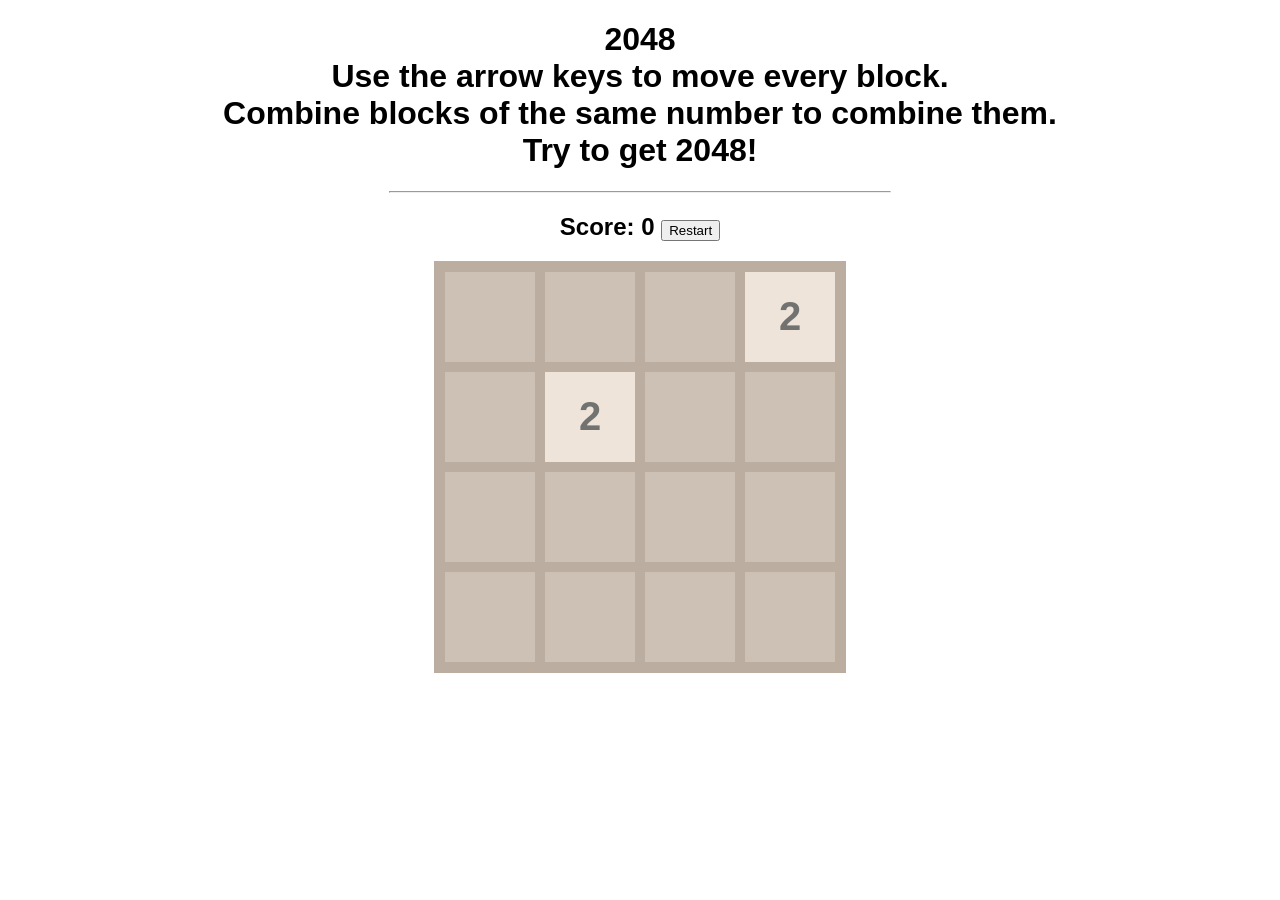
<file: Games/2048/index.html>
<!DOCTYPE html>
<html lang="en"> 
<head>
    <meta charset="UTF-8">
    <meta http-equiv="X-UA-Compatible" content="IE=edge">
    <meta name="viewport" content="width=device-width, initial-scale=1.0">
    <title>2048</title>
    <link rel="stylesheet" href="2048.css">
    <script src="2048.js"></script>
</head>

<body>
    <h1>2048<br>Use the arrow keys to move every block.<br> Combine blocks of the same number to combine them. <br>Try to get 2048!</h1>
    <hr>
    <h2>Score:  <span id="score">0</span> <button onClick="window.location.reload();">Restart</button> </h2>
    <div id="board"></div>
</body>
</html>
</file>
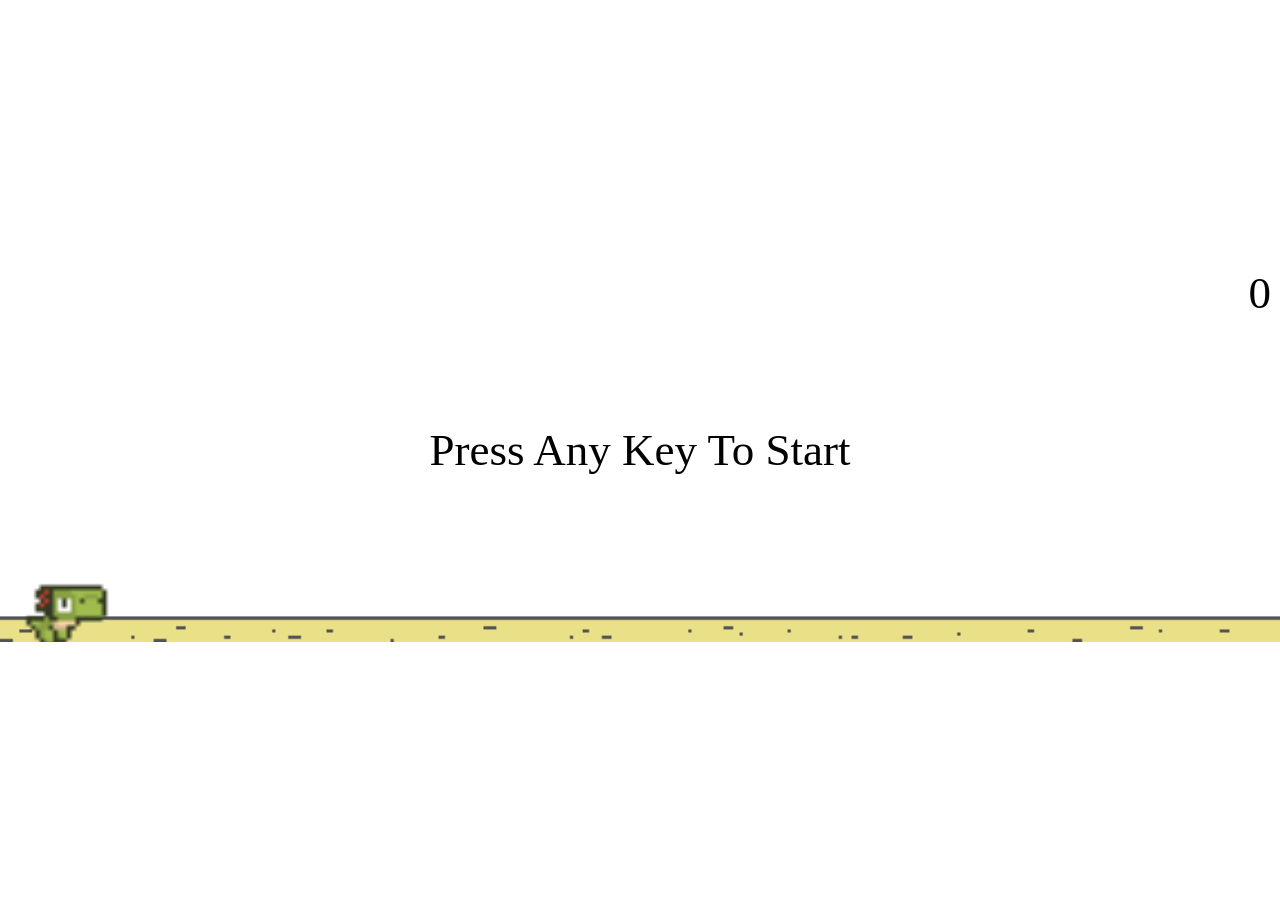
<file: Games/Dino_Run_OG/index.html>
<!DOCTYPE html>
<html lang="en">
<head>
  <meta charset="UTF-8">
  <meta http-equiv="X-UA-Compatible" content="IE=edge">
  <meta name="viewport" content="width=device-width, initial-scale=1.0">
  <title>Document</title>
  <link rel="stylesheet" href="styles.css">
  <script src="script.js" type="module"></script>
</head>
<body>
  <div class="world" data-world>
    <div class="score" data-score>0</div>
    <div class="start-screen" data-start-screen>Press Any Key To Start</div>
    <img src="imgs/ground2.png" class="ground" data-ground>
    <img src="imgs/ground2.png" class="ground" data-ground>
    <img src="imgs/newdinorun-0.png  " class="dino" data-dino>

  </div>
</body>
</html>
</file>
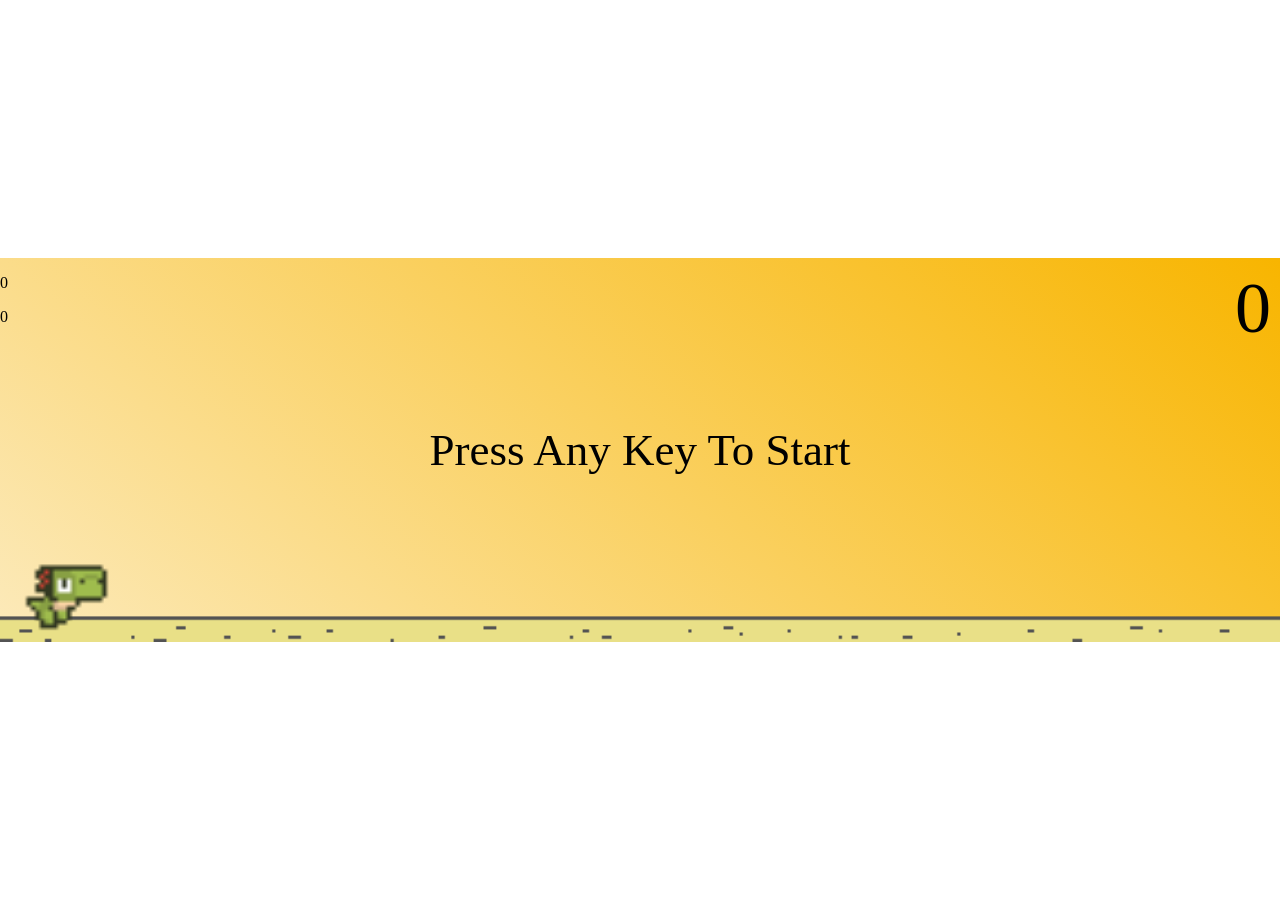
<file: Games/DinoRun2/index.html>
<!DOCTYPE html>
<html lang="en">
<head>
  <meta charset="UTF-8">
  <meta http-equiv="X-UA-Compatible" content="IE=edge">
  <meta name="viewport" content="width=device-width, initial-scale=1.0">
  <title>Document</title>
  <link rel="stylesheet" href="styles.css">
  <script src="script.js" type="module"></script>
</head>
<body>
  <div class="world" data-world>
    <div class="score" data-score>0</div>
    <div class="start-screen" data-start-screen>Press Any Key To Start</div>
    <img src="imgs/ground2.png" class="ground" data-ground>
    <img src="imgs/ground2.png" class="ground" data-ground>
    <img src="imgs/newdinorun-0.png" class="dino" data-dino>
    <p id="highScore">0</p>
    <p id="timesPlayed">0</p>
	
	
	<!-- here make an php element that gets the html document element by id and can insert it into game -->
<!-- make an alert thgat gets the info -->


  </div>
</body>
</html>
</file>
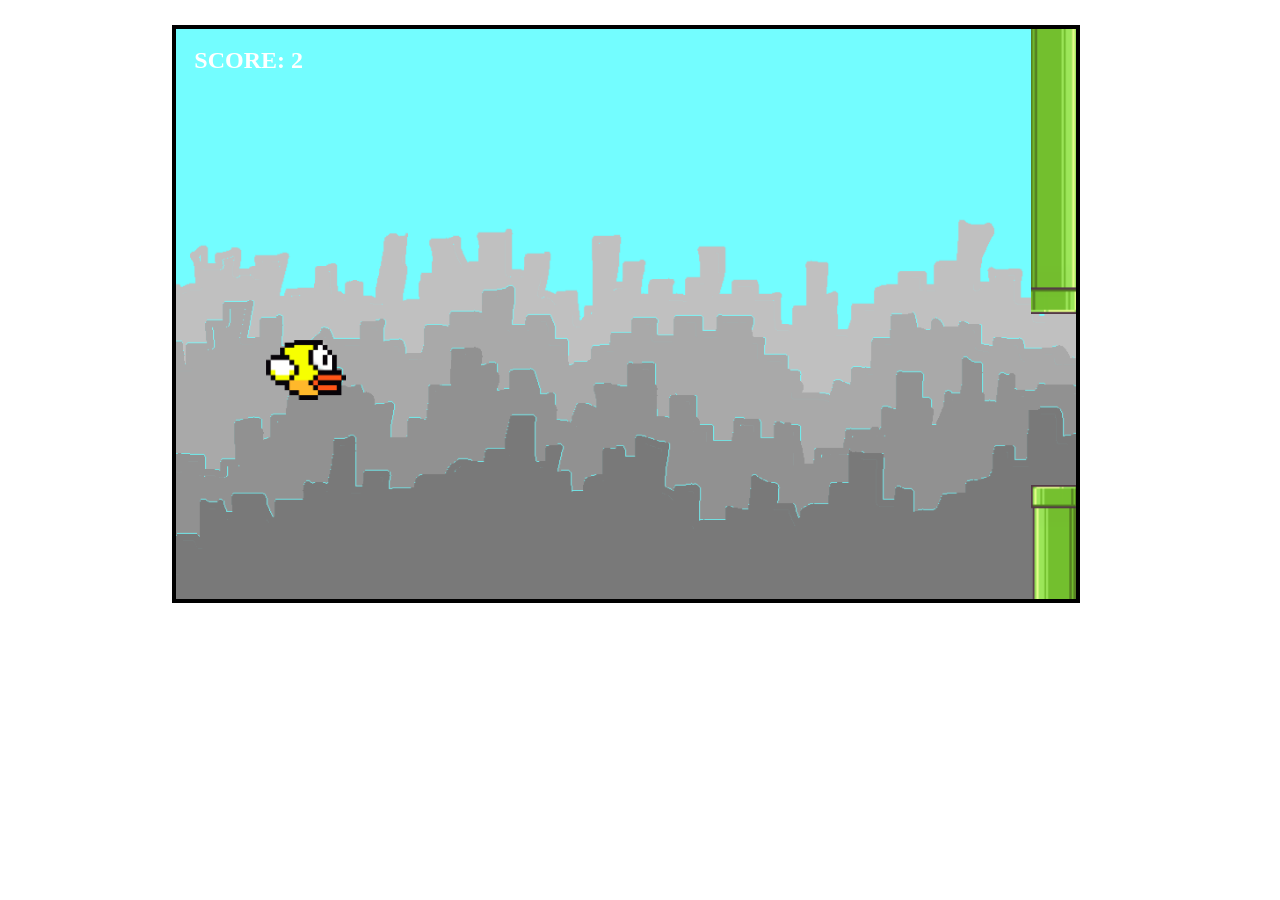
<file: Games/flappybird/index.html>
<!DOCTYPE html>
<html lang="en">
<head>
    <meta charset="UTF-8">
    <meta http-equiv="X-UA-Compatible" content="IE=edge">
    <meta name="viewport" content="width=device-width, initial-scale=1.0">
    <title>FLAPPY BIRD</title>
    <link rel="stylesheet" href="style.css">
</head>
<body onclick="jump()">

    <div id="game">
        <div id="pipe1" class="obs"></div>
        <div id="pipe2" class="obs"></div>
        <div id="bird"><img src="flappybird.png"></div>
        <div id="score">SCORE: <span id="scr">0</span></div>

    </div>

    <script src="script.js"></script>
    
</body>
</html>
</file>
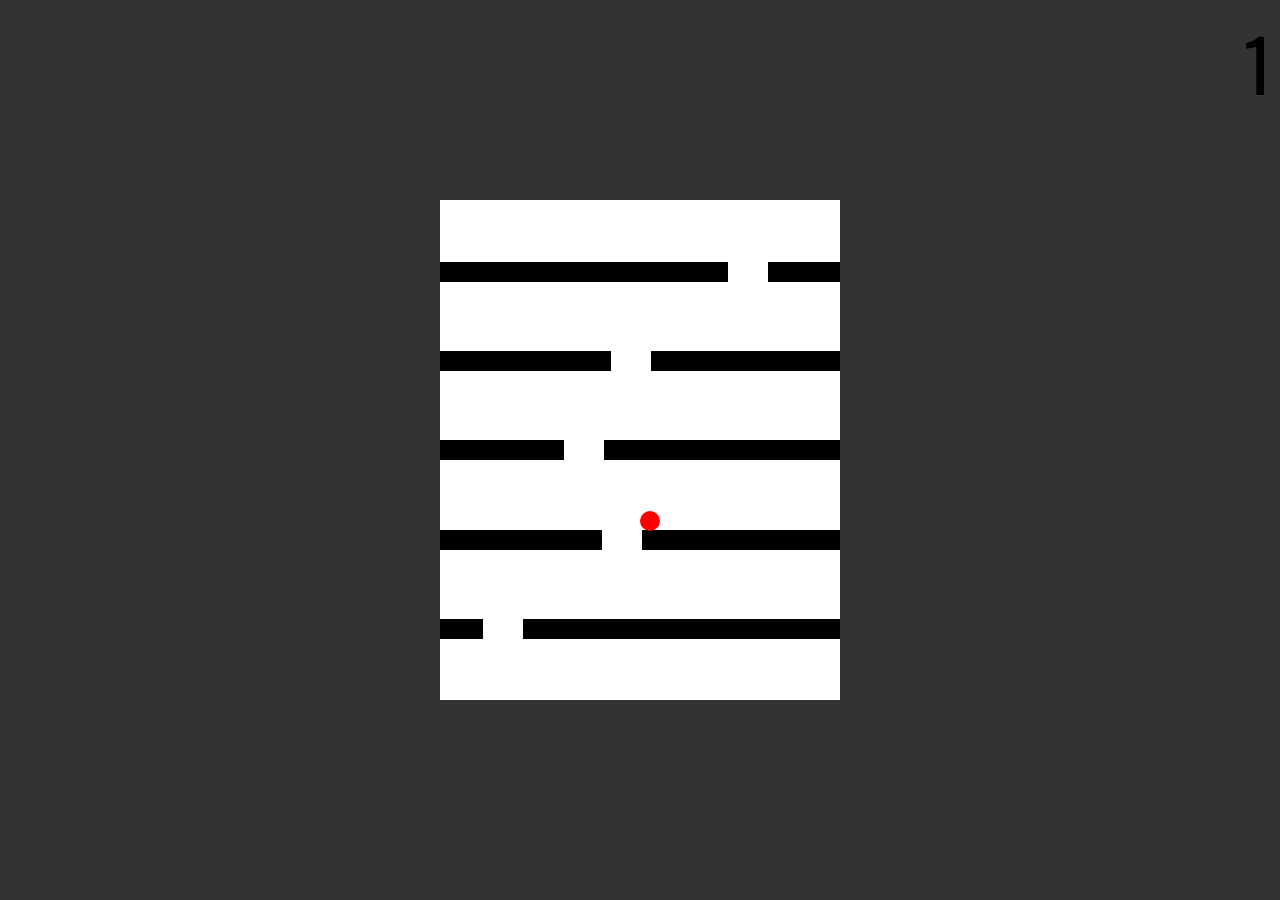
<file: Games/Gravity_Ball_Game/index.html>
<!DOCTYPE html>
<html lang="en">
<head>
    <meta charset="UTF-8">
    <meta http-equiv="X-UA-Compatible" content="IE=edge">
    <meta name="viewport" content="width=device-width, initial-scale=1.0">
    <title>Document</title>
    <link rel="stylesheet" href="style.css">
    <script>
        function showAlert() {
          alert ("Welcome to the falling ball game! Use the left and right arrow keys to move the ball.");
        }
        </script>
</head>
<body>
   
    
    <div id="game">
        <div id="character"></div>
        <div class="score" data-score>0</div>
    </div>
    
    <script src="script.js"></script>
    <body onload="showAlert()"></body>
</body>
</html>
</file>
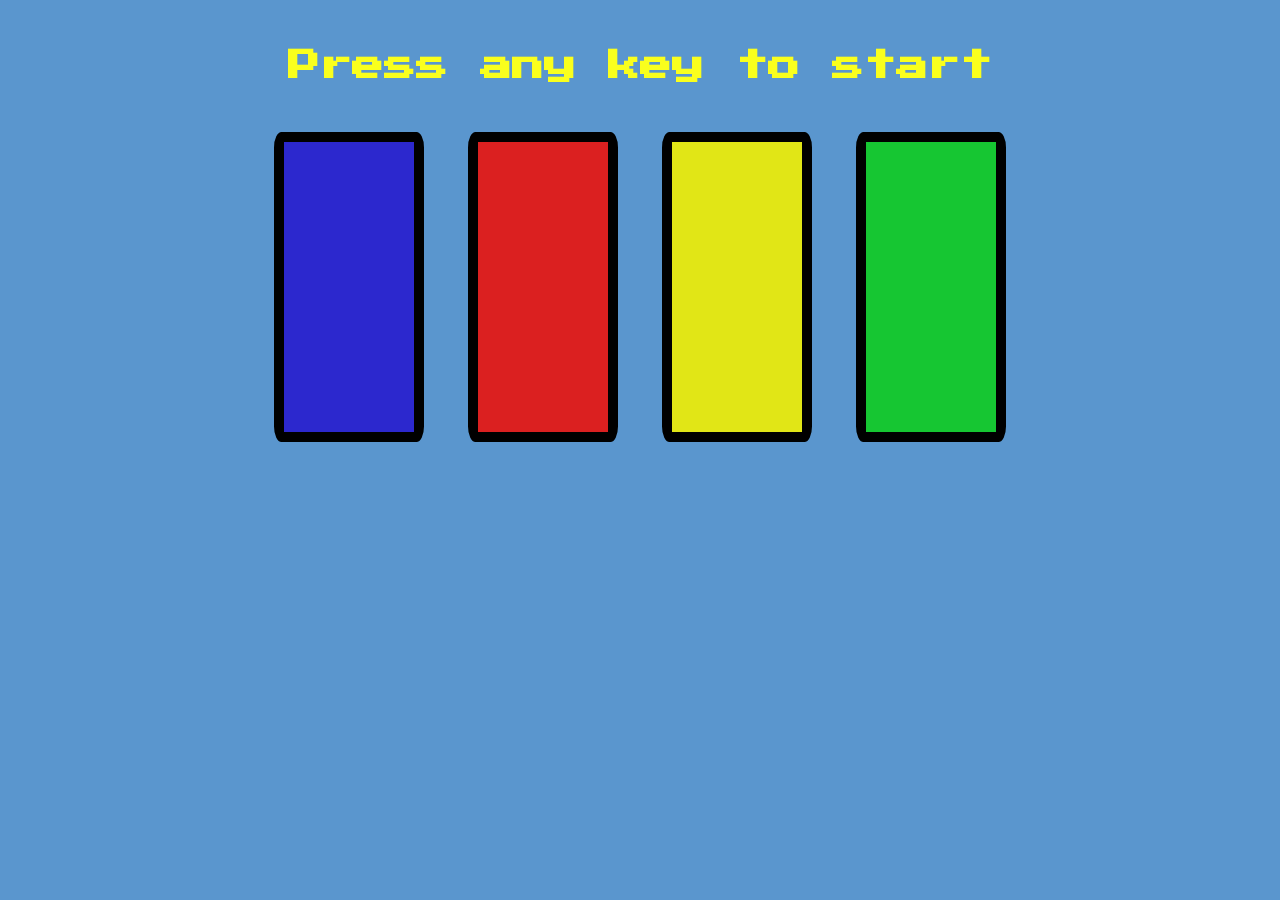
<file: Games/Simon/index.html>
<!DOCTYPE html>
<html lang="en" dir="ltr">

<head>
  <meta charset="utf-8">
  <title>Simon Game</title>
  <link rel="stylesheet" href="styles.css">
  <link href="https://fonts.googleapis.com/css?family=Press+Start+2P" rel="stylesheet">
</head>

<body>

  <h1 class="header">Press any key to start</h1>

  <!-- ROWS OF BUTTONS -->
  
  <div class="container">

    <div type="button" id="blue" class="btn blue"></div>
    <div type="button" id="red" class="btn red"></div>
    <div type="button" id="yellow" class="btn yellow"></div>
    <div type="button" id="green" class="btn green"></div>

  </div>

  <script src="https://ajax.googleapis.com/ajax/libs/jquery/3.4.1/jquery.min.js"></script>
  <script src="game.js" charset="utf-8"></script>

</body>

</html>
</file>
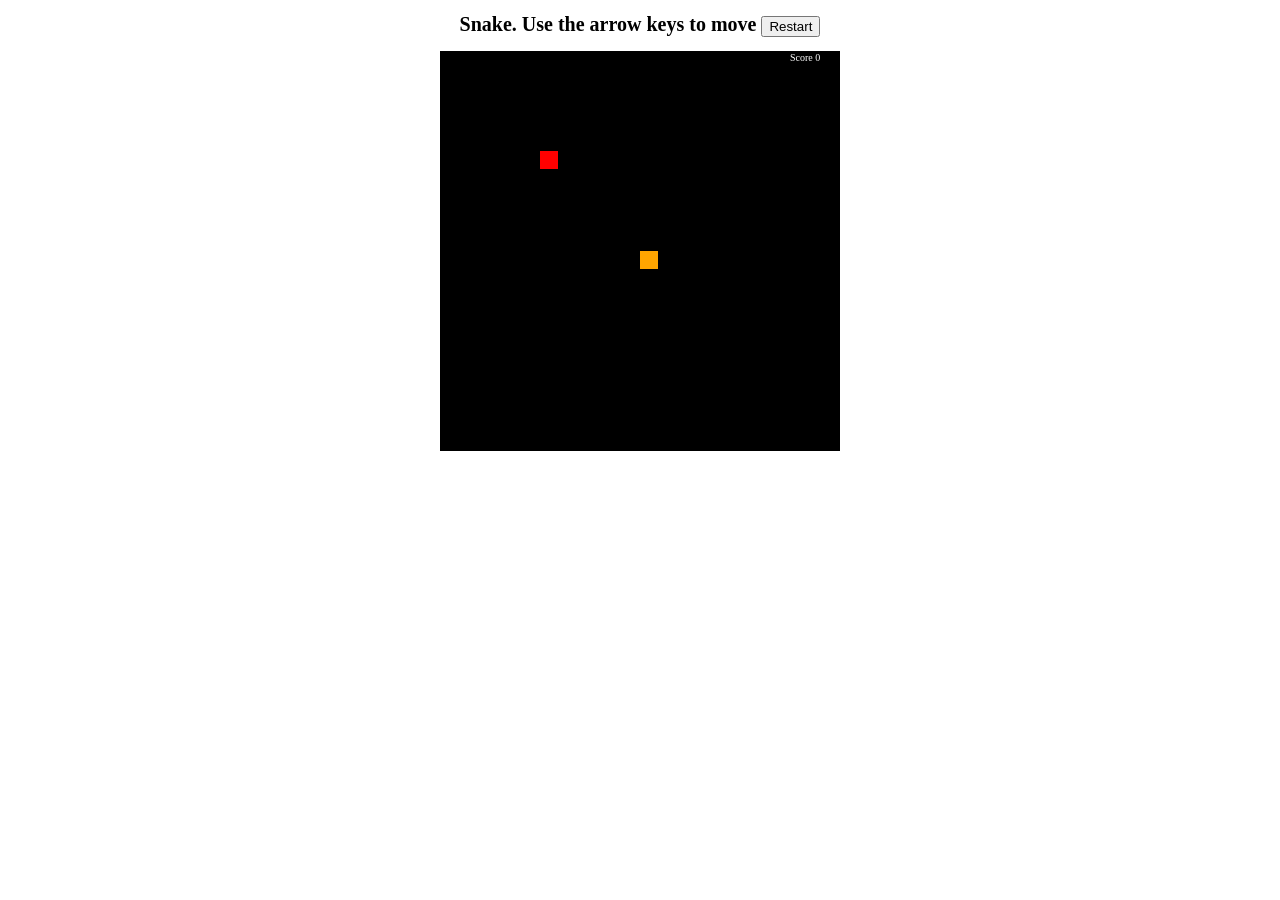
<file: Games/Snake/index.html>
<!DOCTYPE html>
<html lang="en">
<head>
    <meta charset="UTF-8">
    <meta name="viewport" content="width=device-width, initial-scale=1.0">
    <title>Document</title>
    <style>
        body{
            margin: 0px;
            padding: 0px;
            display: flex;
            flex-direction: column;
            justify-content: center;
            align-items: center;
        }
        h1{
            font-size: 20px;
        }
    </style>    
</head>

<body>
    <script src="jquery.js"></script>
    <h1>Snake. Use the arrow keys to move
        <button onClick="window.location.reload();">Restart</button>
    </h1>

    <canvas id="game" width="400" height="400">
    <script src="index.js"></script>

</body>
</html>
</file>
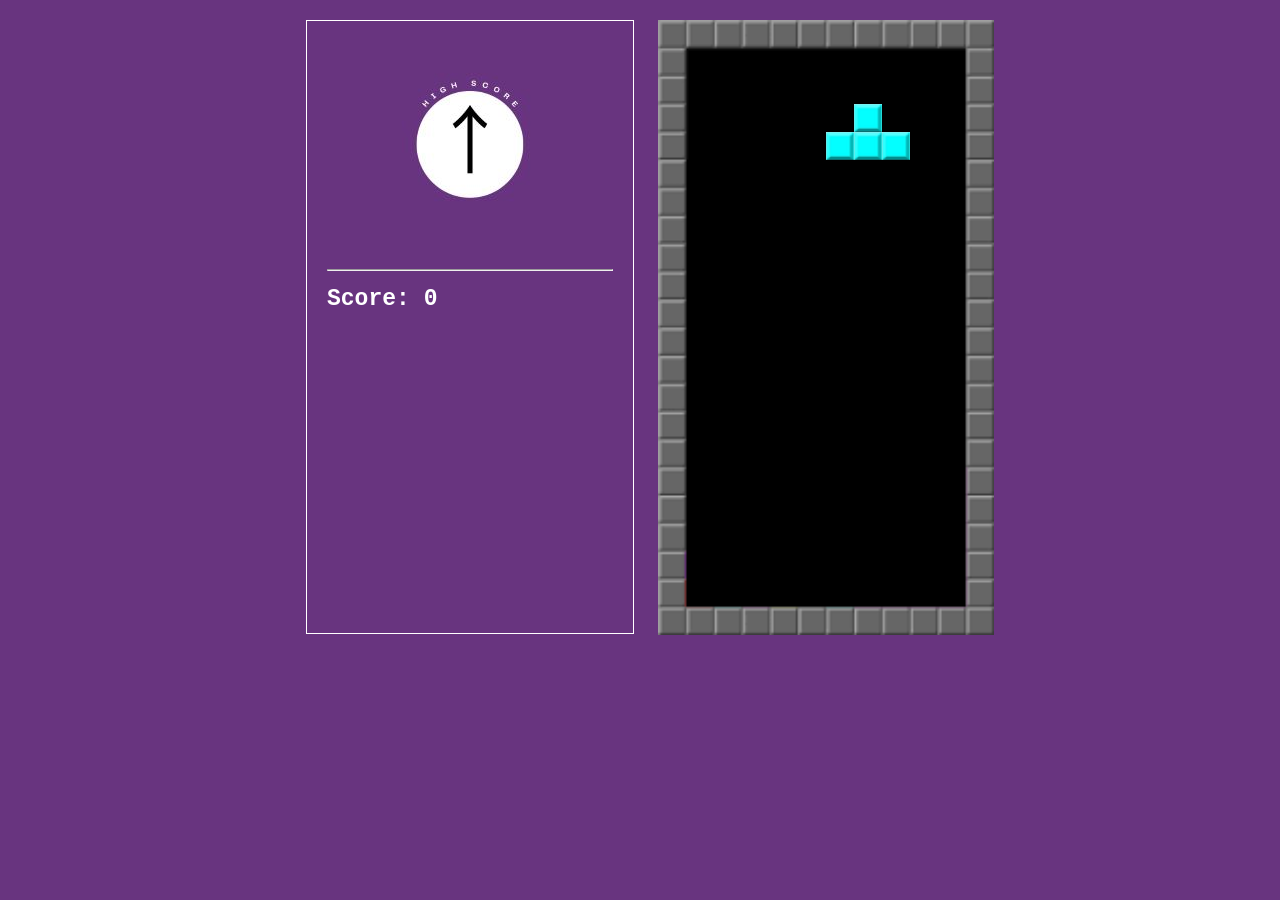
<file: Games/Tetris/index.html>
<html>

<head>

    <link rel="stylesheet" href="index.css">
    <link rel="icon" type="image/x-icon" href="resources/logo.ico">

</head>

<body>

    <div id="wrapper">
        <div id="left-div">
            <img src="resources/highscore_logo.jpg" id="logo">
            <hr>

            <div id="score-div">
                <label> Score: </label>
                <label id="score"></label>
            </div>
        </div>
        <div id="game-container">
            <img src="resources/background.png" id="background">
            <canvas id="game-canvas"></canvas>
        </div>
    </div>
</body>

<script src="index.js"></script>

</html>
</file>
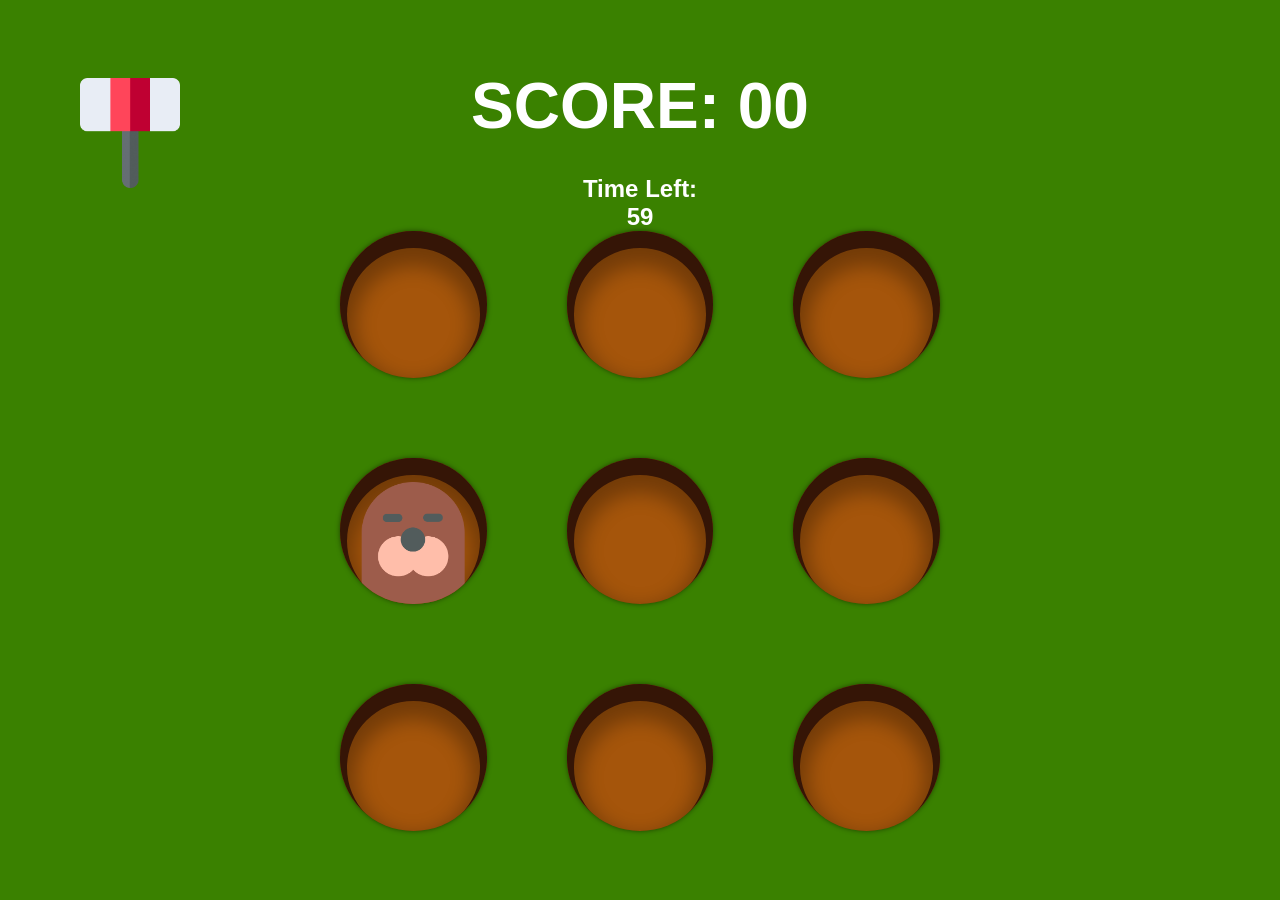
<file: Games/whackamole/index.html>
<!DOCTYPE html>
<html lang="en">
<head>
    <meta charset="UTF-8">
    <meta http-equiv="X-UA-Compatible" content="IE=edge">
    <meta name="viewport" content="width=device-width, initial-scale=1.0">
    <link rel="stylesheet" href="style.css">
    <title>Document</title>
</head>
<body>
    <script>alert("Click on the moles to get points! You have 60 seconds to get as many points as possible. Press OK to start")</script>
    <h1 class="score">SCORE: <span>00</span></h1>
    <h2>Time Left:</h2>
    <h2 id="time-left">60</h2>
    <div class="board">
        <div class="hole"></div>
        <div class="hole"></div>
        <div class="hole"></div>
        <div class="hole"></div>
        <div class="hole"></div>
        <div class="hole"></div>
        <div class="hole"></div>
        <div class="hole"></div>
        <div class="hole"></div>
    </div>
    <div class="cursor"></div>

    <script src="main.js"></script>
</body>
</html>
</file>
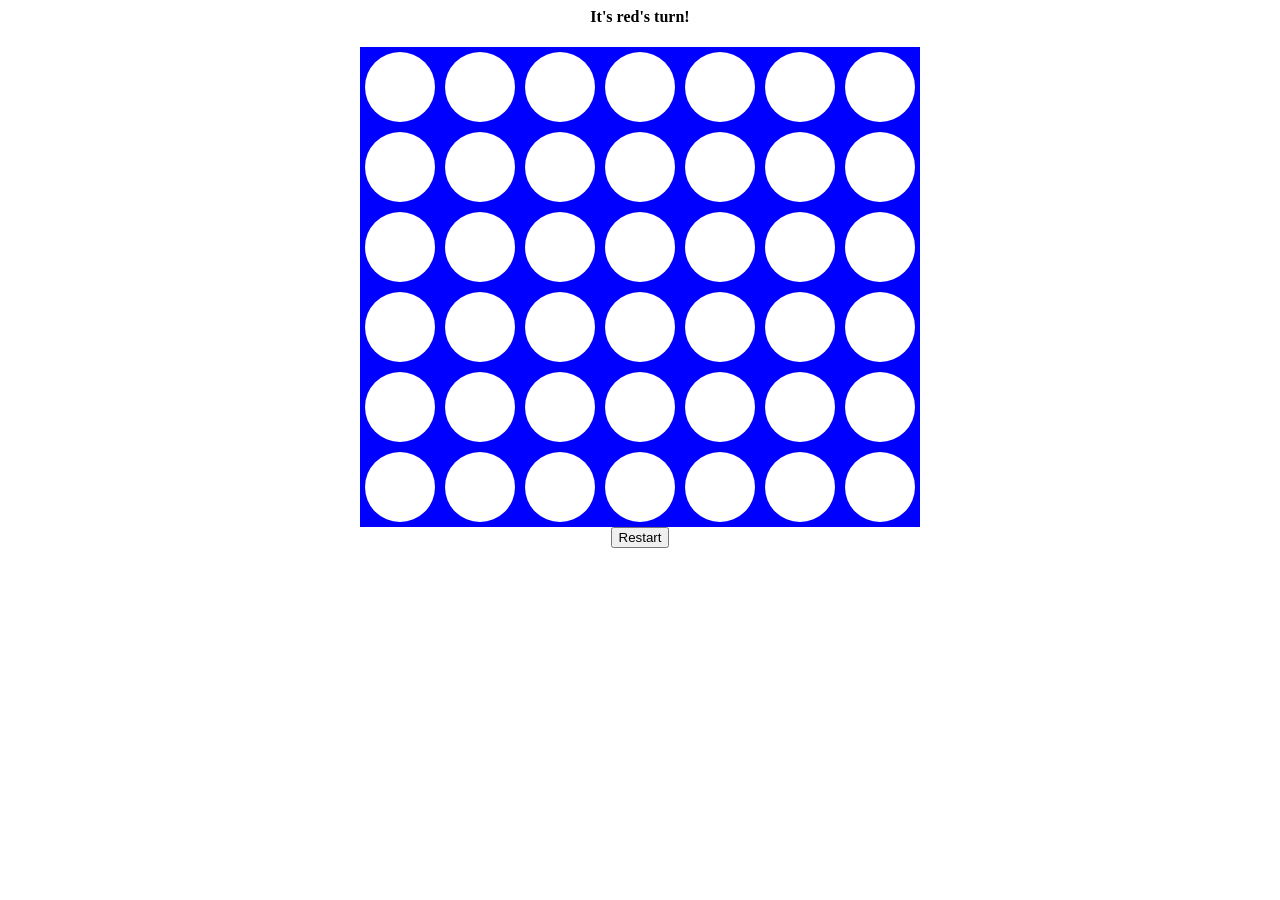
<file: Games/2_Player/ConnectFour/index.html>
<html>
  <head>
    <title>Connect 4</title>
    <link rel="stylesheet" href="style.css">
    <script src="https://cdnjs.cloudflare.com/ajax/libs/jquery/3.2.1/jquery.min.js"></script>
    <script src="connect4.js"></script>
    <script src="main.js"></script>
  </head>

  <body>
    <h4>It's <span id="player">red</span>'s turn!</h4>
    <div id="connect4"></div>
    <br>
    <button id="restart">Restart</button>
  </body>
</html>
</file>
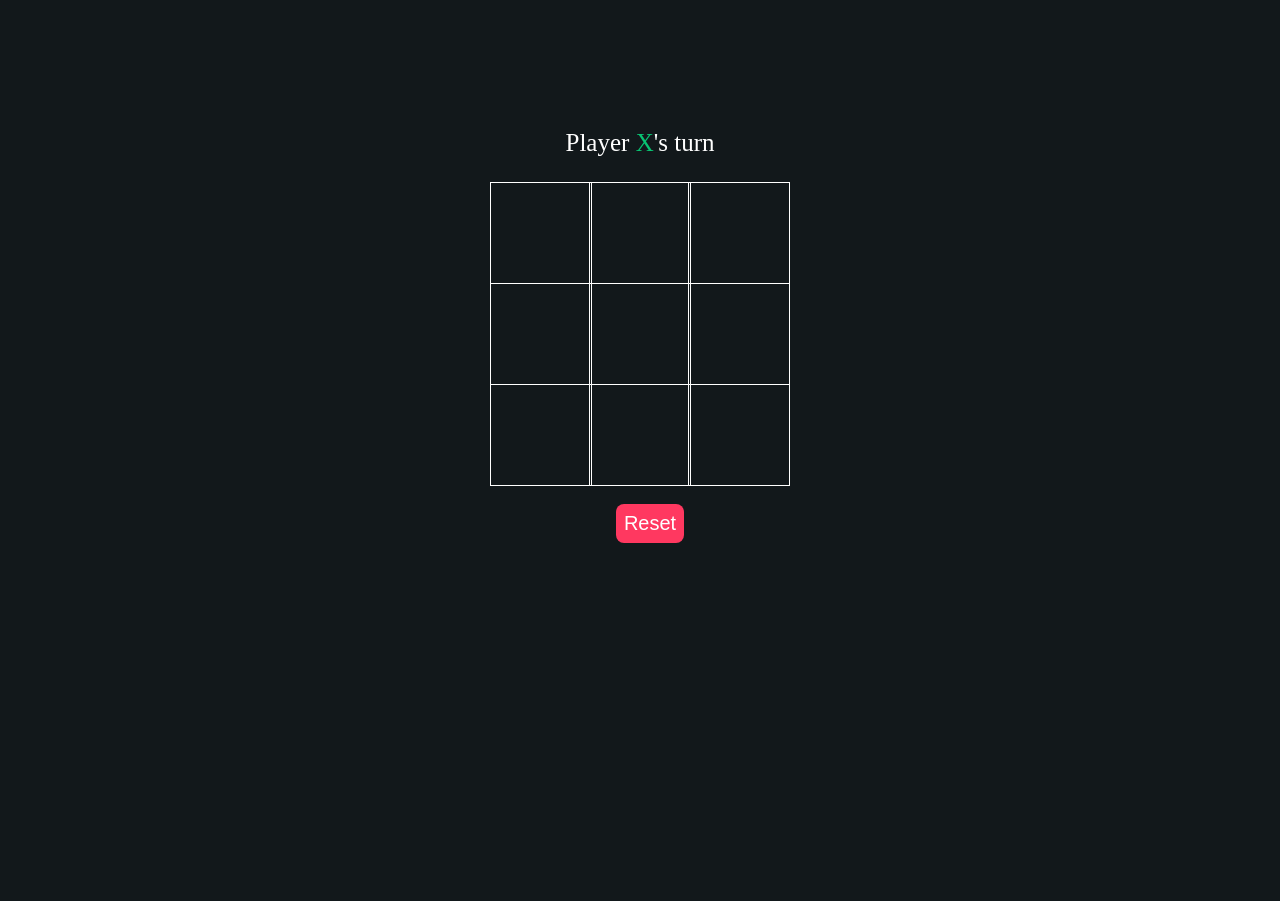
<file: Games/2_Player/tictactoe/index.html>
<html lang="en">
<head>
    <meta charset="UTF-8">
    <meta http-equiv="X-UA-Compatible" content="IE=edge">
    <meta name="viewport" content="width=device-width, initial-scale=1.0">
    <link rel="stylesheet" href="style.css">
    <link rel="preconnect" href="https://fonts.gstatic.com">
    <link href="https://fonts.googleapis.com/css2?family=Itim&display=swap" rel="stylesheet">
    <script src="./index.js"></script>
    <title>Tic-Tac-Toe</title>
</head>
<body>
    <main class="background">
        <section class="title">
        </section>
        <section class="display">
            Player <span class="display-player playerX">X</span>'s turn
        </section>
        <section class="container">
            <div class="tile"></div>
            <div class="tile"></div>
            <div class="tile"></div>
            <div class="tile"></div>
            <div class="tile"></div>
            <div class="tile"></div>
            <div class="tile"></div>
            <div class="tile"></div>
            <div class="tile"></div>
        </section>
        <section class="display announcer hide"></section>
        <section class="controls">
            <button id="reset">Reset</button>
        </section>
    </main>
</body>
</html>
</file>
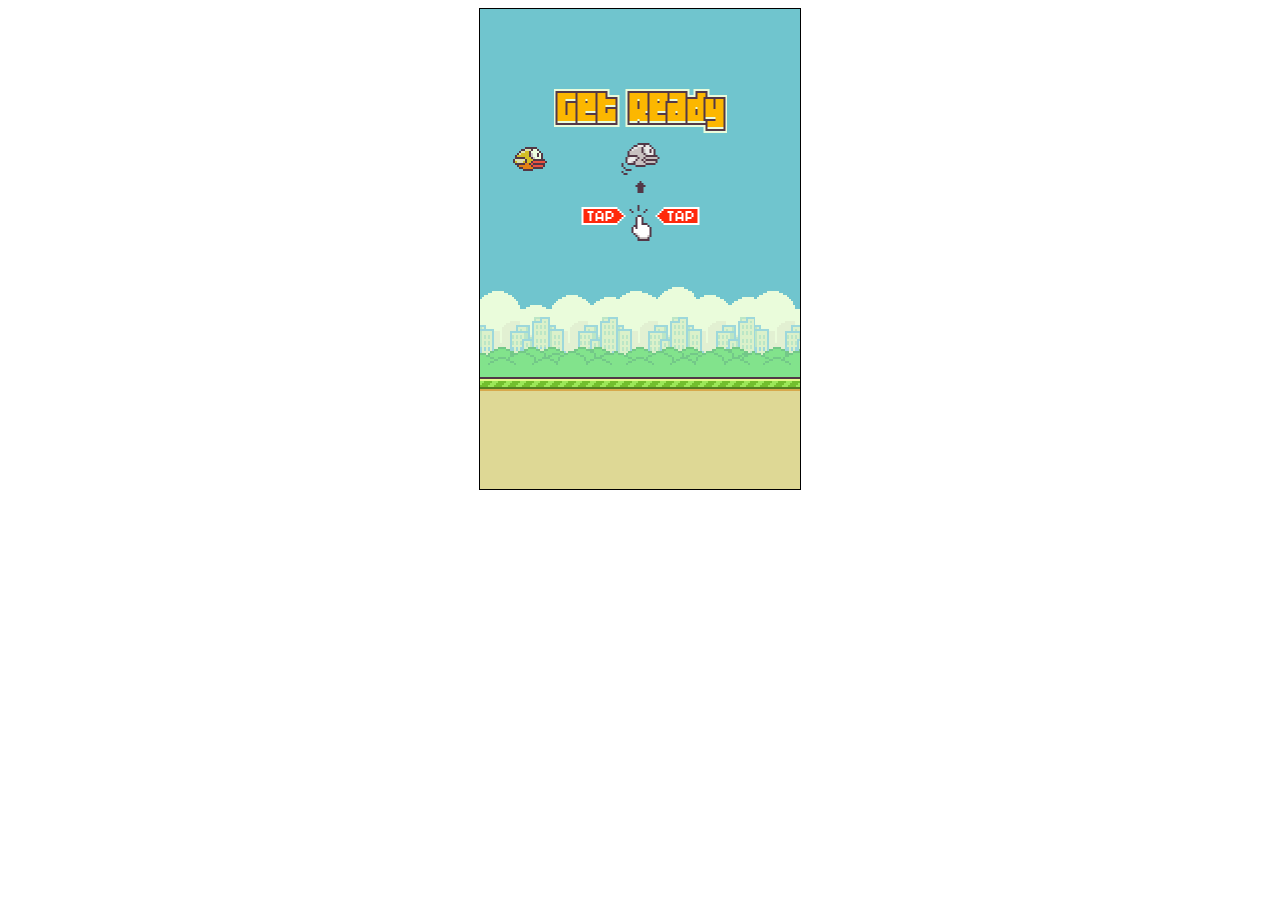
<file: Games/oldGames/flappybird/index.html>
<!DOCTYPE html>
<html lang="en">
<head>
    <meta charset="UTF-8">
    <title>Original Flappy Bird -JavaScript</title>
    <link href="https://fonts.googleapis.com/css?family=Teko:700" rel="stylesheet">
    <style>        
        canvas{
            border: 1px solid #000;
            display: block;
            margin: 0 auto;
        }
    </style>
</head>
<body>
    <canvas id="bird" width="320" height="480"></canvas>

    <script src="game.js"></script>
</body>
</html>
</file>
<file: Games/2048/2048.css>
body {
    font-family: Arial, Helvetica, sans-serif;
    text-align: center;
}

hr {
    width: 500px;
}

#board {
    width: 400px;
    height: 400px;

    background-color: #cdc1b5;
    border: 6px solid #bbada0;

    margin: 0 auto;
    display: flex;
    flex-wrap: wrap;
}

.tile {
    width: 90px;
    height: 90px;
    border: 5px solid #bbada0;

    font-size: 40px;
    font-weight: bold;
    display: flex;
    justify-content: center;
    align-items: center;
}


/* colored tiles */

.x2 {
    background-color: #eee4da;
    color: #727371;
}

.x4 {
    background-color: #ece0ca;
    color: #727371;
}

.x8 {
    background-color: #f4b17a;
    color: white;
}

.x16{
    background-color: #f59575;
    color: white;
}

.x32{
    background-color: #f57c5f;
    color: white;
}

.x64{
    background-color: #f65d3b;
    color: white;
}

.x128{
    background-color: #edce71;
    color: white;
}

.x256{
    background-color: #edcc63;
    color: white;
}

.x512{
    background-color: #edc651;
    color: white;
}

.x1024{
    background-color: #eec744;
    color: white;
}

.x2048{
    background-color: #ecc230;
    color: white;
}

.x4096 {
    background-color: #fe3d3d;
    color: white;
}

.x8192 {
    background-color: #ff2020;
    color: white;
}
</file>
<file: Games/Dino_Run_OG/styles.css>
*, *::before, *::after {
    box-sizing: border-box;
    user-select: none;
  }
  
  body {
    margin: 0;
    display: flex;
    justify-content: center;
    align-items: center;
    min-height: 100vh;
  }
  
  .world {
    overflow: hidden;
    position: relative;
  }
  
  .score {
    position: absolute;
    font-size: 5vmin;
    right: 1vmin;
    top: 1vmin;
    z-index: 2
  }
  
  .start-screen {
    position: absolute;
    font-size: 5vmin;
    top: 50%;
    left: 50%;
    transform: translate(-50%, -50%);
    z-index: 2
  }
  
  .hide {
    display: none;
  }
  
  .ground {
    --left: 0;
    position: absolute;
    width: 300%;
    bottom: 0;
    left: calc(var(--left) * 1%);
    z-index: 2;
  }
  
  .dino {
    --bottom: -5;
    position: absolute;
    left: 1%;
    height: 28%;
    bottom: calc(var(--bottom) * 1%);
    z-index: 2;
  }
  
  .cactus {
    position: absolute;
    left: calc(var(--left) * 1%);
    height: 25%;
    bottom: 0;
    z-index: 2;
  }
</file>
<file: Games/DinoRun2/styles.css>
*, *::before, *::after {
    box-sizing: border-box;
    user-select: none;
  }
  
  body {
    margin: 0;
    display: flex;
    justify-content: center;
    align-items: center;
    min-height: 100vh;
  }
  
  .world {
    overflow: hidden;
    position: relative;
    background: rgb(252,234,187);
    background: linear-gradient(40deg, rgba(252,234,187,1) 0%, rgba(248,181,0,1) 100%);
  }
  
  .score {
    position: absolute;
    font-size: 8vmin;
    right: 1vmin;
    top: 1vmin;
    z-index: 2
  }

  
  .start-screen {
    position: absolute;
    font-size: 5vmin;
    top: 50%;
    left: 50%;
    transform: translate(-50%, -50%);
    z-index: 2
  }
  
  .hide {
    display: none;
  }
  
  .ground {
    --left: 0;
    position: absolute;
    width: 300%;
    bottom: 0;
    left: calc(var(--left) * 1%);
    z-index: 2;
  }
  
  .dino {
    --bottom: 0;
    position: absolute;
    left: 1%;
    height: 28%;
    bottom: calc(var(--bottom) * 1%);
    z-index: 2;
  }
  
  .cactus {
    position: absolute;
    left: calc(var(--left) * 1%);
    height: 20%;
    bottom: 0;
    z-index: 2;
  }
</file>
<file: Games/flappybird/style.css>
#game{
    height: 570px;
    width: 900px;
    background-image: url('background.png');
    background-repeat: no-repeat;
    background-size: cover;
    background-position: bottom;
    border: 4px solid black;
    margin-left: 13%;
    margin-top: 2%;
    overflow: hidden;
    position: relative;
}

#pipe1{
    position: absolute;
    width: 50px;
    height: 50%;
    background-image: url('flappybird-pipe.png');
    transform: rotate(180deg);

}

#pipe2{
    position: absolute;
    width: 50px;
    height: 30%;
    top: 80%;
    background-image: url('flappybird-pipe.png');
}

.obs{
    left: 95%;
    animation: move 4s ease-in-out infinite;
    background-repeat: no-repeat;
    background-size: cover;

}


@keyframes move {
    0%{
        left: 100%;
    }
    100%{
        left: -6%;
    }
}

#bird{
    position: absolute;
    top: 200px;
    left: 90px;
}

#bird img{
    height: 60px;
    width: 80px;
}

#score{
    color: white;
    font-size: x-large;
    font-weight: bold;
    margin-left: 2%;
    margin-top: 2%;
}
</file>
<file: Games/Gravity_Ball_Game/style.css>
@import url('https://fonts.googleapis.com/css2?family=Oswald:wght@600&display=swap');


*{
    padding: 0;
    margin: 0;
    box-sizing: border-box;
    font-family: 'Oswald', sans-serif;
}
 

h3{
    color: darkorange;
    margin-top: 30px;
    font-size: 55px;
    text-shadow: 1px 1px 1px black;
}
h3 span{color:yellow}
 

body{
    background: #333;
    display: flex;
    align-items: center;
    justify-content: center;
    width: 100vw;
    height: 100vh;
    flex-direction: column;
}

#game{
    width: 400px;
    height:500px;
    background:white;

}

#character{
  width: 20px;
    height:20px;
    background:red;
    border-radius: 50%;
    position: relative;
    left: 200px;
    top: 440px;
    z-index: 999999;
}

.block{
    width: 400px;
    height: 20px;
    background-color: black;
    position: relative;
    top:100px;
    margin-top:-20px;
}
.hole{
    width: 40px;
    height: 20px;
    background-color: white;
    position: relative;
    top:100px;
    margin-top:-20px
}

.score {
    position: absolute;
    font-size: 8vmin;
    right: 1vmin;
    top: 1vmin;
    z-index: 2
  }
</file>
<file: Games/Simon/styles.css>
body {
  margin: 0;
  padding: 0;
  text-align: center;
  background-color: #5A96CE;
}

.header {
  margin: 50px 0;
  color: #FAFF1D;
  font-family: 'Press Start 2P', cursive;
}

.container {
  margin: 40px 0;
  display: block;
}

.btn {
  height: 250px;
  width: 70px;
  display: inline-block;
  background-color: black;
  padding: 20px 30px;
  border-radius: 5%;
  border: 10px solid black;
  margin: 0 20px;
}

.red {
  background-color: #DB2020;
}

.blue {
  background-color: #2C28CE;
}

.yellow {
  background-color: #E1E616;
}

.green {
  background-color: #16C632;
}

.footer {
  display: block;
  width: 100%;
  position: absolute;
  text-align: center;
  bottom: 0;
  color: rgba(0, 0, 0, 0.3);
  font-family: sans-serif;
  background-color: #C4C4C4;
}

.pressed {
  box-shadow: 0 0 20px white;
  background-color: grey;
}

.lose {
  background-color: red;
}
</file>
<file: Games/Tetris/index.css>
body {
    margin: 0;
    padding: 0;
    background-color: #68347F;
    text-align: center;
}

#wrapper {
    display: inline-block;
    margin: 20px;
}

#left-div {
    display: inline-block;
    vertical-align: top;
    margin: 0 20 20 20;
    padding: 20;
    border: solid 1px white;
    width: 286px;
    height: 572.325px;
}

#logo {
    width: 200px;
    margin-bottom: 20px;
}

#game-container {
    position: relative;
    display: inline-block;
}

#background {
    z-index: -1;
}

#game-canvas {
    position: absolute;
}

#score-div,
#lines-div {
    color: white;
    font-size: 23px;
    font-weight: bold;
    font-family: "Lucida Console", "Courier New", monospace;
    text-align: left;
    margin: 15 0;
}
</file>
<file: Games/whackamole/style.css>
*{
    margin: 0;
    padding: 0;
}
html, body{
    height: 100%;
}
body{
    font-family: Arial, Helvetica, sans-serif;
    background-color: rgb(58, 129, 0);
    color: #fff;
    display: flex;
    flex-direction: column;
    justify-content: center;
    align-items: center;
    overflow: hidden;
}
.score{
    font-size: 4em;
    margin-bottom: .5em;
}
.board{
    height: 600px;
    width: 600px;
    display: grid;
    grid-template-columns: repeat(3, 1fr);
    grid-template-rows: repeat(3, 1fr);
    gap: 80px;
}
.hole{
    background-color: rgb(165, 85, 11);
    border-radius: 50%;
    box-shadow: inset 0 10px 0 7px rgb(53, 21, 6),
                inset 0 20px 20px 15px rgba(0, 0, 0, .3),
                0 0 5px rgba(0, 0, 0, .5);
    position: relative;
    overflow: hidden;
}
.hole .mole{
    width: 70%;
    position: absolute;
    left: 50%;
    transform: translateX(-50%);
    bottom: 0;
    animation: rise .3s ease-out;
}
@keyframes rise {
    0%{
        transform: translateX(-50%) translateY(100%);
    }
    100%{
        transform: translateX(-50%) translateY(0);
    }
}

.cursor{
    height: 110px;
    width: 100px;
    position: absolute;
    top: 100px;
    left: 100px;
    background-image: url('assets/hammer.png');
    background-size: 100% 100%;
    transform: translate(-20%, -20%);
    transition: transform .1s;
    pointer-events: none;
}
.cursor.active{
    transform: translate(-20%, -20%) rotate(-45deg);
}
</file>
<file: Games/2_Player/ConnectFour/style.css>
body {
    text-align: center;
}

#connect4 {
    background-color: blue;
    display: inline-block;
  }

  .col {
    width: 70px;
    height: 70px;
    display: inline-block;
    background-color: white;
    border-radius: 50%;
    margin: 5px;
  }

  .col.empty {
    cursor: pointer;
  }
  
  .next-red {
    background-color: rgba(255, 0, 0, 0.2);
  }

  .next-yellow {
    background-color: rgba(246, 254, 0, 0.2);
  }

  .col.red {
    background-color: red;
  }

  .col.yellow {
    background-color: yellow;
  }
</file>
<file: Games/2_Player/tictactoe/style.css>
body {
    padding: 0;
    margin: 0;
}

.background {
    background-color: #12181B;
    height: 100vh;
    padding-top: 1px;
}

.title {
    color: white;
    text-align: center;
    font-size: 40px;
    margin-top: 10%;
}

.display {
    color: white;
    font-size: 25px;
    text-align: center;
    margin-top: 1em;
    margin-bottom: 1em;
}

.hide {
    display: none;
}

.container {
    margin: 0 auto;
    display: grid;
    grid-template-columns: 33% 33% 33%;
    grid-template-rows: 33% 33% 33%;
    max-width: 300px;

}

.tile {
    border: 1px solid white;
    min-width: 100px;
    min-height: 100px;
    display: flex;
    justify-content: center;
    align-items: center;
    font-size: 50px;
    cursor: pointer;
}

.playerX {
    color: #09C372;
}

.playerO {
    color: #498AFB;
}

.controls {
    display: flex;
    flex-direction: row;
    justify-content: center;
    align-items: center;
    margin-top: 1em;
}

.controls button {
    color: white;
    padding: 8px;
    border-radius: 8px;
    border: none;
    font-size: 20px;
    margin-left: 1em;
    cursor: pointer;
}

.restart {
    background-color: #498AFB;
}

#reset {
    background-color: #FF3860;
}
</file>
